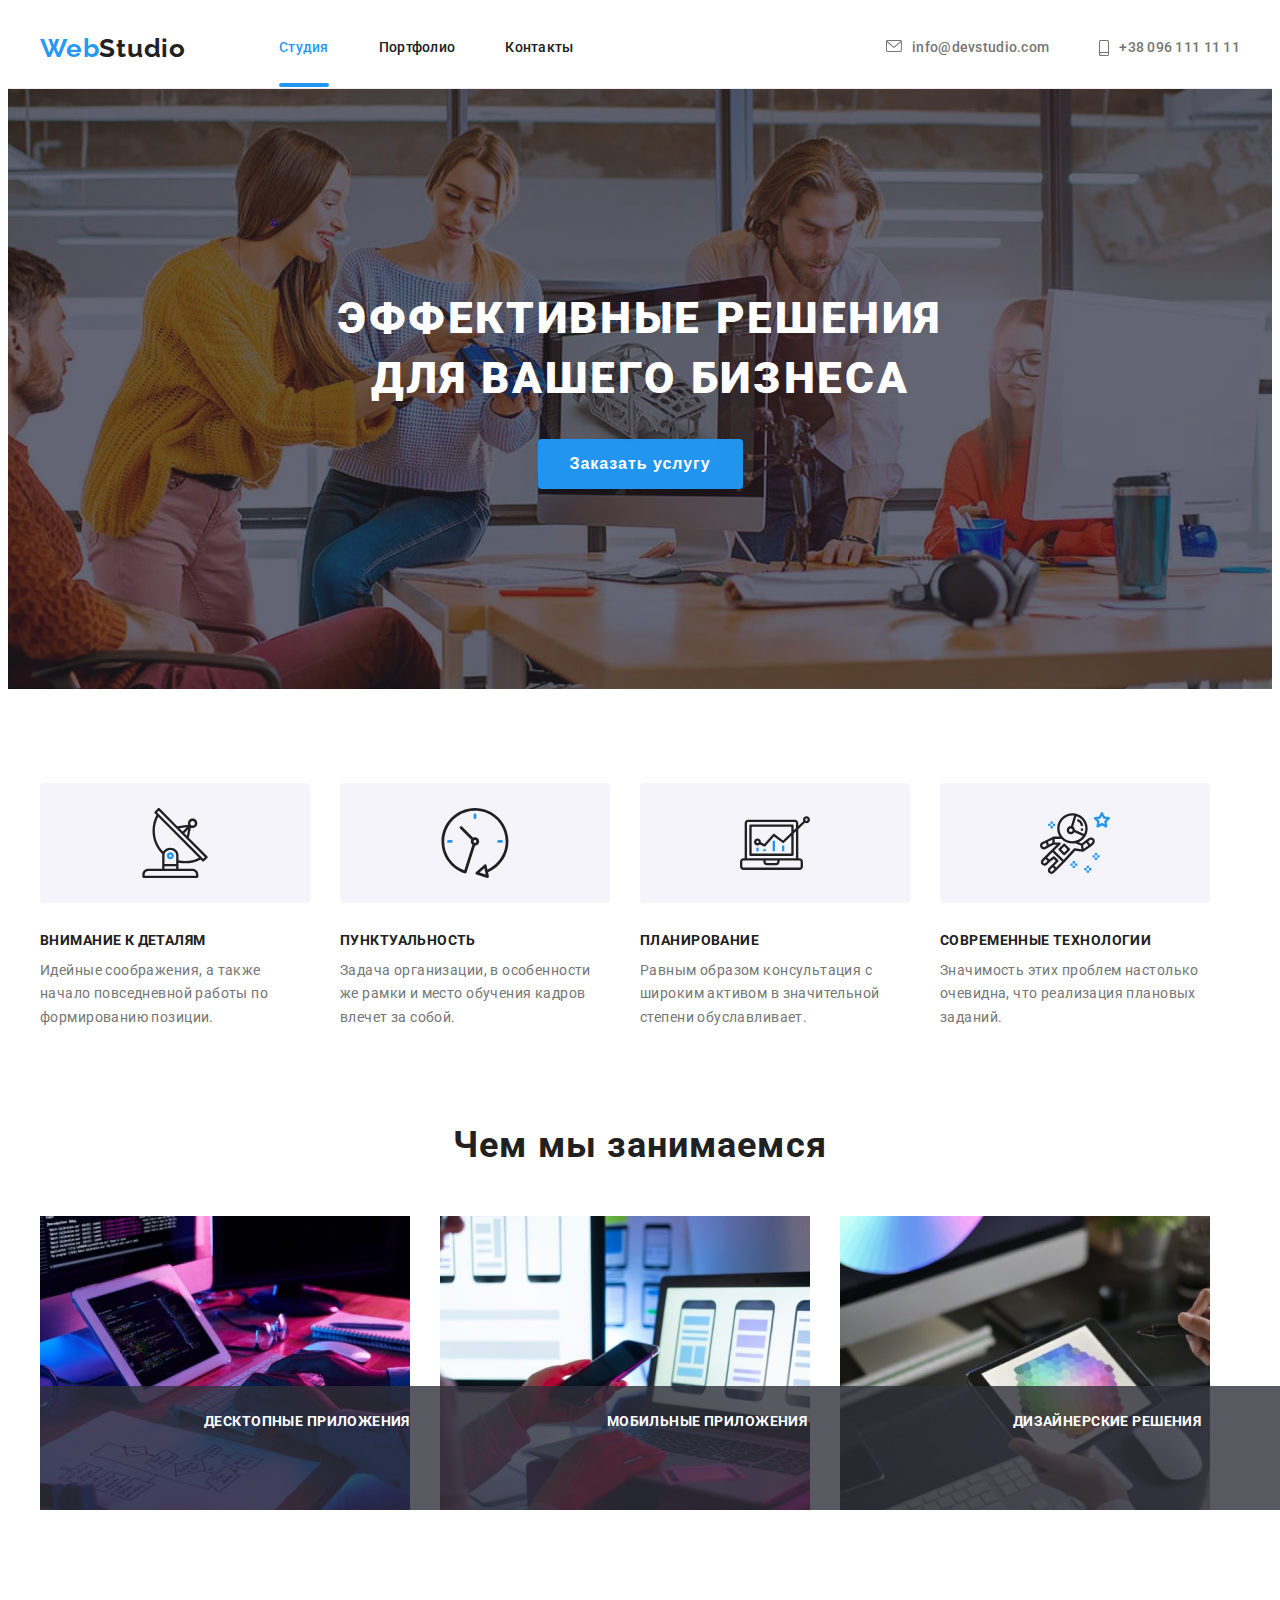
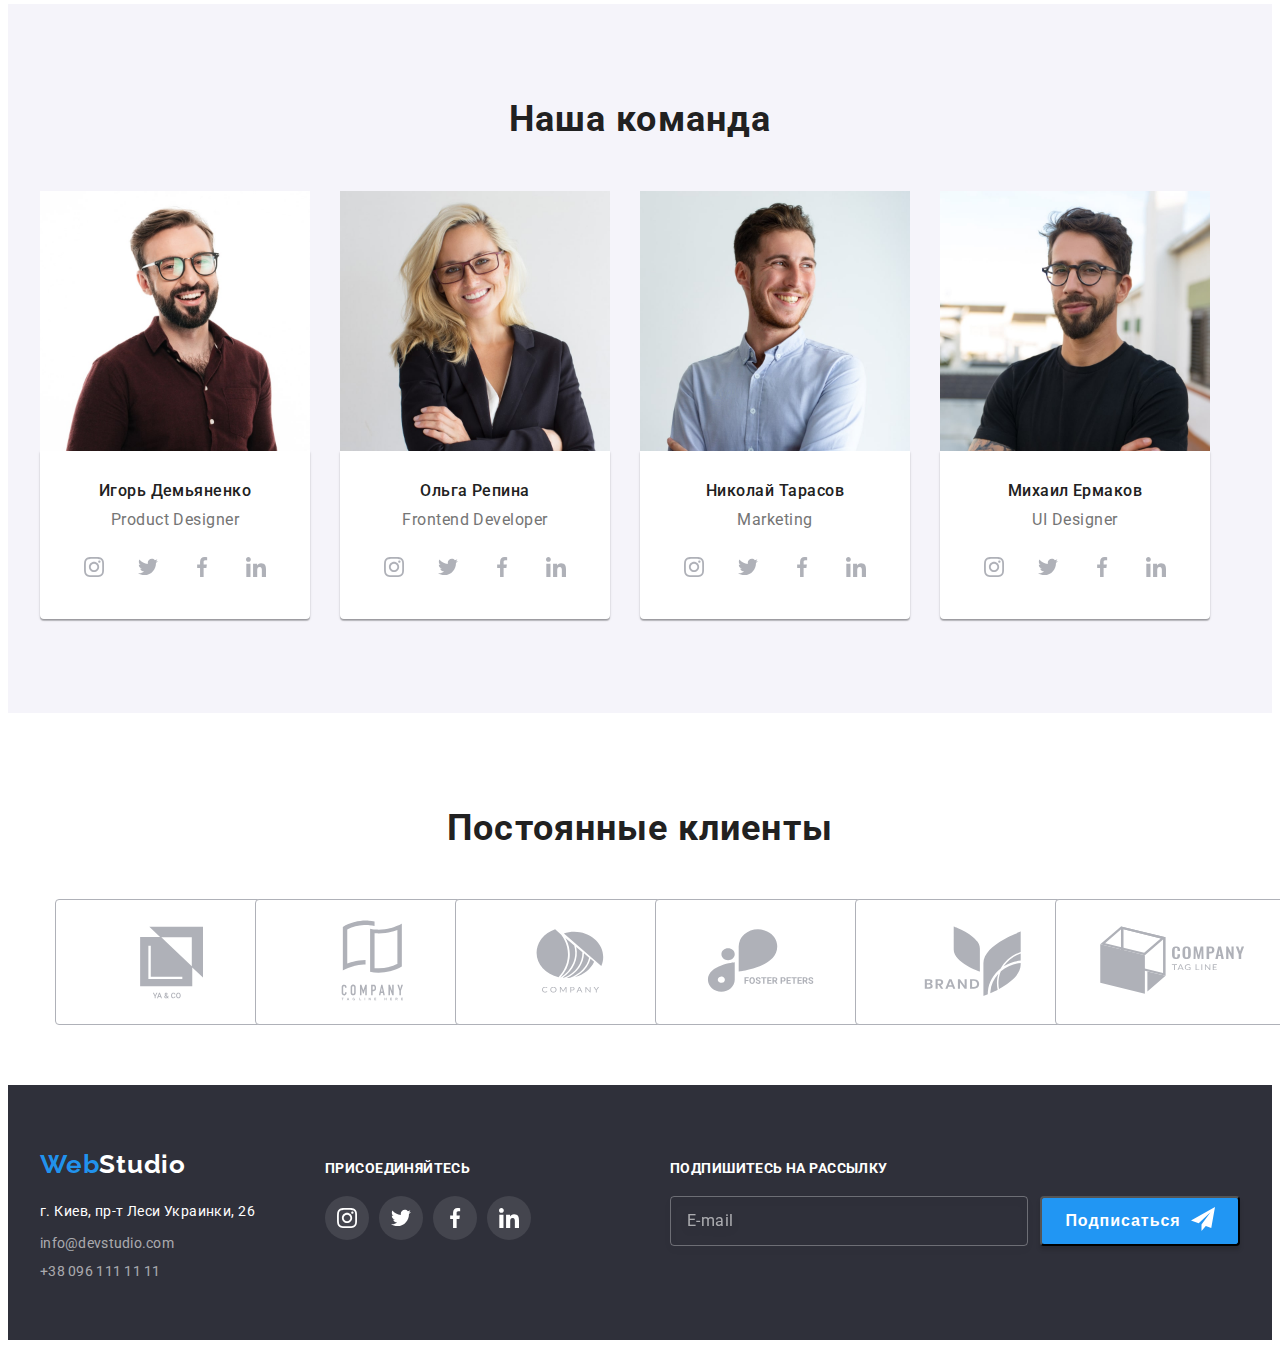
<file: index.html>
<!DOCTYPE html>
<html lang="ru">
  <head>
    <meta charset="UTF-8" />
    <meta http-equiv="X-UA-Compatible" content="IE=edge" />
    <meta name="viewport" content="width=device-width, initial-scale=1.0" />
    <link rel="preconnect" href="https://fonts.googleapis.com" />
    <link rel="preconnect" href="https://fonts.gstatic.com" crossorigin />
    <link
      href="https://fonts.googleapis.com/css2?family=Raleway:ital,wght@0,700;1,700&family=Roboto:ital,wght@0,400;0,500;0,700;0,900;1,400;1,500;1,700;1,900&display=swap"
      rel="stylesheet"
    />
    <link
      rel="stylesheet"
      href="https://cdnjs.cloudflare.com/ajax/libs/modern-normalize/1.1.0/modern-normalize.min.css"
      integrity="sha512-wpPYUAdjBVSE4KJnH1VR1HeZfpl1ub8YT/NKx4PuQ5NmX2tKuGu6U/JRp5y+Y8XG2tV+wKQpNHVUX03MfMFn9Q=="
      crossorigin="anonymous"
      referrerpolicy="no-referrer"
    />
    <link rel="stylesheet" href="./css/styles.css" />
    <title>WebStudio</title>
  </head>
  <body>
    <!-- HEADER -->
    <header class="header">
      <div class="container">
        <nav class="navigation">
          <a href="/" lang="en" class="logo"><span class="span-logo">Web</span>Studio</a>

          <ul class="header-list list">
            <li class="header-item">
              <a class="header-link link current" href="./index.html">Студия</a>
            </li>
            <li class="header-item">
              <a class="header-link link" href="./portfolio.html">Портфолио</a>
            </li>
            <li class="header-item">
              <a class="header-link link" href="">Контакты</a>
            </li>
          </ul>
        </nav>

        <ul class="header-mail-tel list">
          <li class="header-mail-tel-list">
            <a class="header-mail link" href="mailto:info@devstudio.com">
              <svg class="envelope" width="16" height="12">
                <use href="./images/sprite.svg#icon-envelope"></use>
              </svg>
              info@devstudio.com</a
            >
          </li>
          <li class="header-mail-tel-list">
            <a class="header-tel link" href="tel:+380961111111"
              ><svg class="smartphone" width="10" height="16">
                <use href="./images/sprite.svg#icon-smartphone"></use></svg
              >+38 096 111 11 11</a
            >
          </li>
        </ul>
      </div>
    </header>

    <!-- MAIN -->
    <main class="index-main">
      <section class="hero">
        <div class="container">
          <h1 class="hero-heading heading">Эффективные решения<br />для вашего бизнеса</h1>
          <button class="hero-btn" type="button" data-modal-open>Заказать услугу</button>
        </div>
      </section>

      <!-- BENEFITS -->

      <section class="benefits section">
        <div class="container">
          <h2 hidden>Скрытый заголовок</h2>
          <ul class="benefits-list list">
            <li class="benefits-item">
              <div class="icon-back">
                <svg class="benefits-icon" width="70" height="70">
                  <use href="./images/sprite.svg#icon-antenna"></use>
                </svg>
              </div>
              <h3 class="benefits-heading">Внимание к деталям</h3>
              <p class="benefits-text">
                Идейные соображения, а также начало повседневной работы по формированию позиции.
              </p>
            </li>
            <li class="benefits-item">
              <div class="icon-back">
                <svg class="benefits-icon" width="70" height="70">
                  <use href="./images/sprite.svg#icon-clock"></use>
                </svg>
              </div>
              <h3 class="benefits-heading">Пунктуальность</h3>
              <p class="benefits-text">
                Задача организации, в особенности же рамки и место обучения кадров влечет за собой.
              </p>
            </li>
            <li class="benefits-item">
              <div class="icon-back">
                <svg class="benefits-icon" width="70" height="70">
                  <use href="./images/sprite.svg#icon-diagram"></use>
                </svg>
              </div>
              <h3 class="benefits-heading">Планирование</h3>
              <p class="benefits-text">
                Равным образом консультация с широким активом в значительной степени обуславливает.
              </p>
            </li>
            <li class="benefits-item">
              <div class="icon-back">
                <svg class="benefits-icon" width="70" height="70">
                  <use href="./images/sprite.svg#icon-astronaut"></use>
                </svg>
              </div>
              <h3 class="benefits-heading">Современные технологии</h3>
              <p class="benefits-text">
                Значимость этих проблем настолько очевидна, что реализация плановых заданий.
              </p>
            </li>
          </ul>
        </div>
      </section>

      <!-- ACTIVITY -->

      <section class="activity section">
        <div class="container">
          <h2 class="activity-heading heading">Чем мы занимаемся</h2>
          <ul class="activity-list list">
            <li class="activity-item">
              <img
                class="activity-images"
                src="./images/photos/box1.jpg"
                alt="руки програмиста клавиатура и планшет"
                width="370"
                height="294"
              />
              <div class="activity-description">
                <p class="description-text">Десктопные приложения</p>
              </div>
            </li>
            <li class="activity-item">
              <img
                class="activity-images"
                src="./images/photos/box2.jpg"
                alt="руки дизайнера ноутбук и телефон в одной руке"
                width="370"
                height="294"
              />
              <div class="activity-description">
                <p class="description-text">Мобильные приложения</p>
              </div>
            </li>
            <li class="activity-item">
              <img
                class="activity-images"
                src="./images/photos/box3.jpg"
                alt="планшет в руках"
                width="370"
                height="294"
              />
              <div class="activity-description">
                <p class="description-text">Дизайнерские решения</p>
              </div>
            </li>
          </ul>
        </div>
      </section>

      <!-- TEAM -->

      <section class="team section">
        <div class="container">
          <h2 class="team-heading heading">Наша команда</h2>
          <ul class="team-list list">
            <li class="team-item">
              <img
                class="team-photo"
                src="./images/team-photos/img1.jpg"
                alt="фото сотрудника"
                width="270"
                height="260"
              />
              <div class="team-div">
                <h3 class="team-item-heading">Игорь Демьяненко</h3>
                <p class="team-item-text" lang="en">Product Designer</p>
                <ul class="team-socials socials list">
                  <li class="socials-item">
                    <a href="" class="socials-link link">
                      <svg class="socials-icon" width="20" height="20">
                        <use href="./images/sprite.svg#icon-instagram"></use>
                      </svg>
                    </a>
                  </li>
                  <li class="socials-item">
                    <a href="" class="socials-link">
                      <svg class="socials-icon" width="20" height="20">
                        <use href="./images/sprite.svg#icon-twitter"></use>
                      </svg>
                    </a>
                  </li>
                  <li class="socials-item">
                    <a href="" class="socials-link">
                      <svg class="socials-icon" width="20" height="20">
                        <use href="./images/sprite.svg#icon-facebook"></use>
                      </svg>
                    </a>
                  </li>
                  <li class="socials-item">
                    <a href="" class="socials-link">
                      <svg class="socials-icon" width="20" height="20">
                        <use href="./images/sprite.svg#icon-linkedin"></use>
                      </svg>
                    </a>
                  </li>
                </ul>
              </div>
            </li>
            <li class="team-item">
              <img
                class="team-photo"
                src="./images/team-photos/img2.jpg"
                alt="фото сотрудника"
                width="270"
                height="260"
              />
              <div class="team-div">
                <h3 class="team-item-heading">Ольга Репина</h3>
                <p class="team-item-text" lang="en">Frontend Developer</p>
                <ul class="team-socials socials list">
                  <li class="socials-item">
                    <a href="" class="socials-link link">
                      <svg class="socials-icon" width="20" height="20">
                        <use href="./images/sprite.svg#icon-instagram"></use>
                      </svg>
                    </a>
                  </li>
                  <li class="socials-item">
                    <a href="" class="socials-link">
                      <svg class="socials-icon" width="20" height="20">
                        <use href="./images/sprite.svg#icon-twitter"></use>
                      </svg>
                    </a>
                  </li>
                  <li class="socials-item">
                    <a href="" class="socials-link">
                      <svg class="socials-icon" width="20" height="20">
                        <use href="./images/sprite.svg#icon-facebook"></use>
                      </svg>
                    </a>
                  </li>
                  <li class="socials-item">
                    <a href="" class="socials-link">
                      <svg class="socials-icon" width="20" height="20">
                        <use href="./images/sprite.svg#icon-linkedin"></use>
                      </svg>
                    </a>
                  </li>
                </ul>
              </div>
            </li>
            <li class="team-item">
              <img
                class="team-photo"
                src="./images/team-photos/img3.jpg"
                alt="фото сотрудника"
                width="270"
                height="260"
              />
              <div class="team-div">
                <h3 class="team-item-heading">Николай Тарасов</h3>
                <p class="team-item-text" lang="en">Marketing</p>
                <ul class="team-socials socials list">
                  <li class="socials-item">
                    <a href="" class="socials-link link">
                      <svg class="socials-icon" width="20" height="20">
                        <use href="./images/sprite.svg#icon-instagram"></use>
                      </svg>
                    </a>
                  </li>
                  <li class="socials-item">
                    <a href="" class="socials-link">
                      <svg class="socials-icon" width="20" height="20">
                        <use href="./images/sprite.svg#icon-twitter"></use>
                      </svg>
                    </a>
                  </li>
                  <li class="socials-item">
                    <a href="" class="socials-link">
                      <svg class="socials-icon" width="20" height="20">
                        <use href="./images/sprite.svg#icon-facebook"></use>
                      </svg>
                    </a>
                  </li>
                  <li class="socials-item">
                    <a href="" class="socials-link">
                      <svg class="socials-icon" width="20" height="20">
                        <use href="./images/sprite.svg#icon-linkedin"></use>
                      </svg>
                    </a>
                  </li>
                </ul>
              </div>
            </li>
            <li class="team-item">
              <img
                class="team-photo"
                src="./images/team-photos/img4.jpg"
                alt="фото сотрудника"
                width="270"
                height="260"
              />
              <div class="team-div">
                <h3 class="team-item-heading">Михаил Ермаков</h3>
                <p class="team-item-text" lang="en">UI Designer</p>
                <ul class="team-socials socials list">
                  <li class="socials-item">
                    <a href="" class="socials-link link">
                      <svg class="socials-icon" width="20" height="20">
                        <use href="./images/sprite.svg#icon-instagram"></use>
                      </svg>
                    </a>
                  </li>
                  <li class="socials-item">
                    <a href="" class="socials-link">
                      <svg class="socials-icon" width="20" height="20">
                        <use href="./images/sprite.svg#icon-twitter"></use>
                      </svg>
                    </a>
                  </li>
                  <li class="socials-item">
                    <a href="" class="socials-link">
                      <svg class="socials-icon" width="20" height="20">
                        <use href="./images/sprite.svg#icon-facebook"></use>
                      </svg>
                    </a>
                  </li>
                  <li class="socials-item">
                    <a href="" class="socials-link">
                      <svg class="socials-icon" width="20" height="20">
                        <use href="./images/sprite.svg#icon-linkedin"></use>
                      </svg>
                    </a>
                  </li>
                </ul>
              </div>
            </li>
          </ul>
        </div>
      </section>

      <!-- CLIENTS -->

      <section class="clients section">
        <div class="container">
          <h2 class="clients-heading heading">Постоянные клиенты</h2>
          <ul class="clients-list list">
            <li class="clients-item">
              <a href="" class="clients-link link">
                <svg class="clients-icon" width="106" height="60">
                  <use href="./images/sprite.svg#icon-logo-six"></use>
                </svg>
              </a>
            </li>
            <li class="clients-item">
              <a href="" class="clients-link link">
                <svg class="clients-icon" width="106" height="60">
                  <use href="./images/sprite.svg#icon-logo-one"></use>
                </svg>
              </a>
            </li>
            <li class="clients-item">
              <a href="" class="clients-link link">
                <svg class="clients-icon" width="106" height="60">
                  <use href="./images/sprite.svg#icon-logo-two"></use>
                </svg>
              </a>
            </li>
            <li class="clients-item">
              <a href="" class="clients-link link">
                <svg class="clients-icon" width="106" height="60">
                  <use href="./images/sprite.svg#icon-logo-three"></use>
                </svg>
              </a>
            </li>
            <li class="clients-item">
              <a href="" class="clients-link link">
                <svg class="clients-icon" width="106" height="60">
                  <use href="./images/sprite.svg#icon-logo-four"></use>
                </svg>
              </a>
            </li>
            <li class="clients-item">
              <a href="" class="clients-link link">
                <svg class="clients-icon" width="106" height="60">
                  <use href="./images/sprite.svg#icon-logo-five"></use>
                </svg>
              </a>
            </li>
          </ul>
        </div>
      </section>
    </main>

    <!-- FOOTER -->
    <footer class="footer">
      <div class="container">
        <div class="footer-left">
          <a href="/" lang="en" class="footer-logo logo"
            ><span class="span-logo">Web</span>Studio</a
          >
          <address class="footer-address link">
            <a class="map link" href="">г. Киев, пр-т Леси Украинки, 26</a>
            <ul class="footer-mail-tel list">
              <li class="footer-item">
                <a class="footer-mail link" href="mailto:info@devstudio.com">info@devstudio.com</a>
              </li>
              <li class="footer-item">
                <a class="footer-tel link" href="tel:+380961111111">+38 096 111 11 11</a>
              </li>
            </ul>
          </address>
        </div>

        <div class="footer-right">
          <h3 class="footer-heading">присоединяйтесь</h3>
          <ul class="footer-socials list">
            <li class="footer-socials-item">
              <a href="" class="footer-socials-link link">
                <svg class="footer-socials-icon" width="20" height="20">
                  <use href="./images/sprite.svg#icon-instagram"></use>
                </svg>
              </a>
            </li>
            <li class="footer-socials-item">
              <a href="" class="footer-socials-link">
                <svg class="footer-socials-icon" width="20" height="20">
                  <use href="./images/sprite.svg#icon-twitter"></use>
                </svg>
              </a>
            </li>
            <li class="footer-socials-item">
              <a href="" class="footer-socials-link">
                <svg class="footer-socials-icon" width="20" height="20">
                  <use href="./images/sprite.svg#icon-facebook"></use>
                </svg>
              </a>
            </li>
            <li class="footer-socials-item">
              <a href="" class="footer-socials-link">
                <svg class="footer-socials-icon" width="20" height="20">
                  <use href="./images/sprite.svg#icon-linkedin"></use>
                </svg>
              </a>
            </li>
          </ul>
        </div>
        <div class="mailing">
          <b class="mailing-heading">Подпишитесь на рассылку</b>
          <form action="#" class="footer-form">
            <input
              type="email"
              id="email"
              class="mailing-input"
              name="input-email"
              placeholder="E-mail"
            />
            <button class="mailing-btn" type="submit">
              Подписаться
              <span class="mailing-wrap">
                <svg class="icon-send" width="24" height="24">
                  <use href="./images/sprite.svg#icon-icon-send"></use>
                </svg>
              </span>
            </button>
          </form>
        </div>
      </div>
    </footer>

    <!-- MODAL WINDOW -->
    <div class="backdrop is-hidden" data-modal>
      <div class="modal">
        <button class="modal-btn" data-modal-close>
          <svg class="modal-btn-icon" width="18" height="18">
            <use href="./images/sprite.svg#icon-close-black-18dp"></use>
          </svg>
        </button>
        <b class="modal-heading">Оставьте свои данные, мы вам перезвоним</b>
        <form action="#" class="modal-form">
          <div class="modal-form-field">
            <label for="input-name" class="modal-lable">Имя</label>
            <span class="input-wrap">
              <input type="text" id="input-name" class="modal-form-input" name="modal-name" />
              <svg class="modal-form-icon" width="18" height="18">
                <use href="./images/sprite.svg#icon-person"></use>
              </svg>
            </span>
          </div>
          <div class="modal-form-field">
            <label for="input-tel" class="modal-lable">Телефон</label>
            <span class="input-wrap">
              <input type="tel" id="input-tel" class="modal-form-input" name="modal-name" />
              <svg class="modal-form-icon" width="18" height="18">
                <use href="./images/sprite.svg#icon-phone"></use>
              </svg>
            </span>
          </div>
          <div class="modal-form-field">
            <label for="input-email" class="modal-lable">Почта</label>
            <span class="input-wrap">
              <input type="email" id="input-email" class="modal-form-input" name="modal-name" />
              <svg class="modal-form-icon" width="18" height="18">
                <use href="./images/sprite.svg#icon-email"></use>
              </svg>
            </span>
          </div>
          <div class="modal-form-field">
            <label for="comment" class="modal-lable">Комментарий</label>
            <textarea
              name="modal-comments"
              id="comment"
              class="modal-comments"
              placeholder="Введите текст"
            ></textarea>
          </div>
          <div class="modal-check-field">
            <input type="checkbox" id="check" name="policy" class="visually-hidden checkbox" />
            <label for="check" class="check-label"
              ><span class="icon-check">
                <svg class="modal-check-icon" width="11" height="8">
                  <use href="./images/sprite.svg#icon-vector"></use>
                </svg> </span
              >Соглашаюсь с рассылкой и принимаю
              <a class="modal-link" href="">Условия договора</a></label
            >
          </div>
          <button class="check-btn" type="submit">Отправить</button>
        </form>
      </div>
    </div>

    <script src="./js/modal.js"></script>
  </body>
</html>
</file>
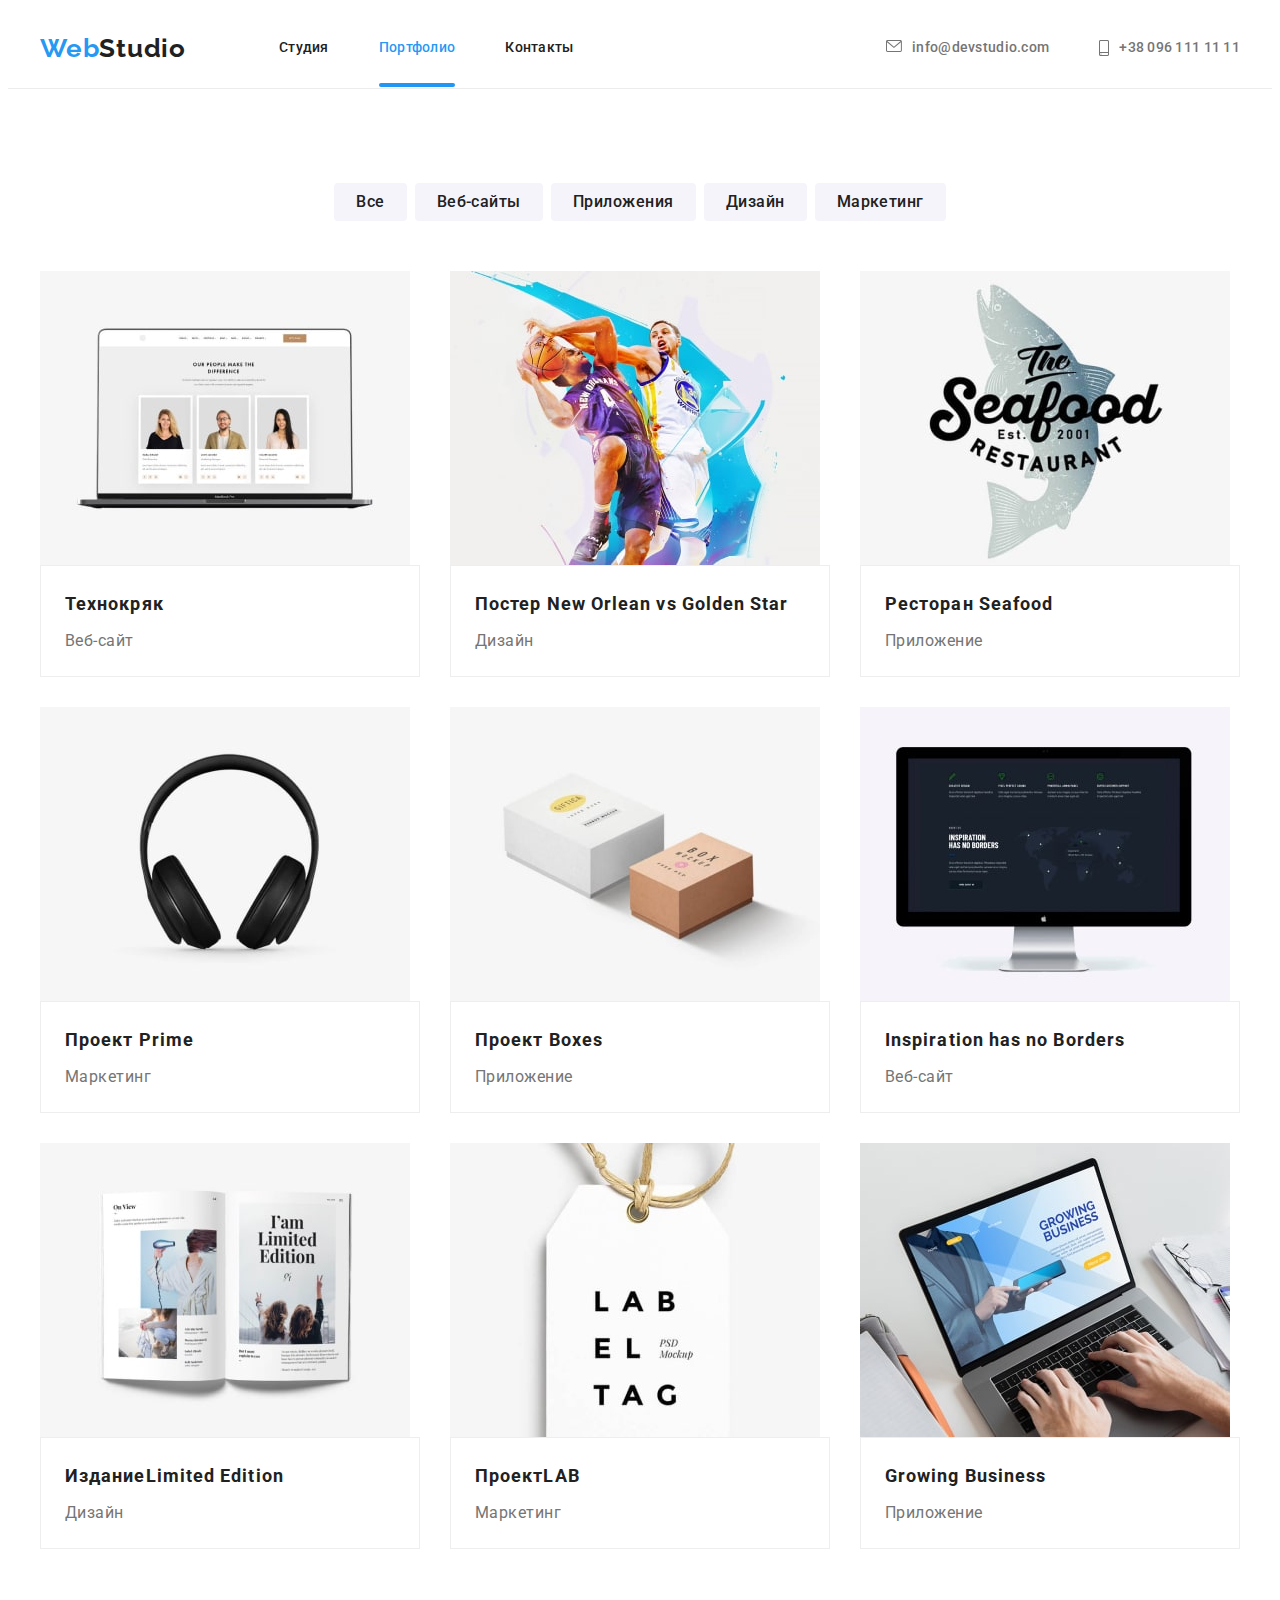
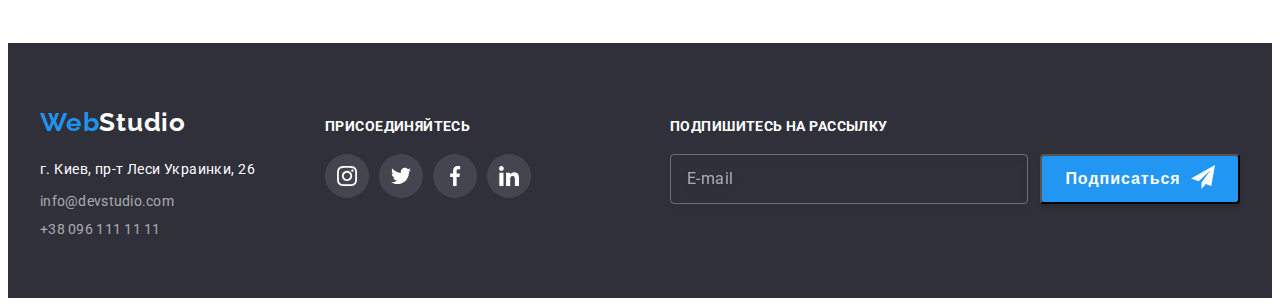
<file: portfolio.html>
<!DOCTYPE html>
<html lang="ru">
  <head>
    <meta charset="UTF-8" />
    <meta http-equiv="X-UA-Compatible" content="IE=edge" />
    <meta name="viewport" content="width=device-width, initial-scale=1.0" />
    <link rel="preconnect" href="https://fonts.googleapis.com" />
    <link rel="preconnect" href="https://fonts.gstatic.com" crossorigin />
    <link
      href="https://fonts.googleapis.com/css2?family=Raleway:ital,wght@0,700;1,700&family=Roboto:ital,wght@0,400;0,500;0,700;0,900;1,400;1,500;1,700;1,900&display=swap"
      rel="stylesheet"
    />
    <link
      rel="stylesheet"
      href="https://cdnjs.cloudflare.com/ajax/libs/modern-normalize/1.1.0/modern-normalize.min.css"
      integrity="sha512-wpPYUAdjBVSE4KJnH1VR1HeZfpl1ub8YT/NKx4PuQ5NmX2tKuGu6U/JRp5y+Y8XG2tV+wKQpNHVUX03MfMFn9Q=="
      crossorigin="anonymous"
      referrerpolicy="no-referrer"
    />
    <link rel="stylesheet" href="./css/styles.css" />
    <title>Portfolio</title>
  </head>
  <body>
    <!-- HEADER -->
    <header class="header">
      <div class="container">
        <a href="/" lang="en" class="logo"><span class="span-logo">Web</span>Studio</a>
        <nav class="header-nav">
          <ul class="header-list list">
            <li class="header-item">
              <a class="header-link link" href="./index.html">Студия</a>
            </li>
            <li class="header-item">
              <a class="header-link link current" href="./portfolio.html">Портфолио</a>
            </li>
            <li class="header-item">
              <a class="header-link link" href="">Контакты</a>
            </li>
          </ul>
        </nav>
        <ul class="header-mail-tel list">
          <li class="header-mail-tel-list">
            <a class="header-mail link" href="mailto:info@devstudio.com"
              ><svg class="envelope" width="16" height="12">
                <use href="./images/sprite.svg#icon-envelope"></use></svg
              >info@devstudio.com</a
            >
          </li>
          <li class="header-mail-tel-list">
            <a class="header-tel link" href="tel:+380961111111"
              ><svg class="smartphone" width="10" height="16">
                <use href="./images/sprite.svg#icon-smartphone"></use></svg
              >+38 096 111 11 11</a
            >
          </li>
        </ul>
      </div>
    </header>

    <!-- MAIN -->
    <main class="portfolio">
      <section class="portfolio-section section">
        <div class="container">
          <h1 hidden>Portfolio</h1>
          <ul class="filters-list list">
            <li class="filters-item">
              <button class="btn" type="button">Все</button>
            </li>
            <li class="filters-item">
              <button class="btn" type="button">Веб-сайты</button>
            </li>
            <li class="filters-item">
              <button class="btn" type="button">Приложения</button>
            </li>
            <li class="filters-item">
              <button class="btn" type="button">Дизайн</button>
            </li>
            <li class="filters-item">
              <button class="btn" type="button">Маркетинг</button>
            </li>
          </ul>

          <!-- gallery -->
          <ul class="projects-list list">
            <li class="projects-item">
              <a class="projects-link link" href="">
                <div class="projects-overlay">
                  <img src="./images/portfolio-images/img-1-min.jpg" alt="ноутбук" />
                  <p class="projects-description">
                    Технокряк это современная площадка распространения коронавируса. Компании
                    используют эту платформу для цифрового шпионажа и атак на защищённые сервера
                    конкурентов.
                  </p>
                </div>
                <div class="projects-content">
                  <h2 class="projects-heading">Технокряк</h2>
                  <p class="projects-text">Веб-сайт</p>
                </div>
              </a>
            </li>

            <li class="projects-item">
              <a class="projects-link link" href="">
                <div class="projects-overlay">
                  <img src="./images/portfolio-images/img-2-min.jpg" alt="баскетболисты" />
                  <p class="projects-description">
                    Технокряк это современная площадка распространения коронавируса. Компании
                    используют эту платформу для цифрового шпионажа и атак на защищённые сервера
                    конкурентов.
                  </p>
                </div>
                <div class="projects-content">
                  <h2 class="projects-heading">
                    Постер <span lang="en">New Orlean vs Golden Star</span>
                  </h2>
                  <p class="projects-text">Дизайн</p>
                </div>
              </a>
            </li>

            <li class="projects-item">
              <a class="projects-link link" href="">
                <div class="projects-overlay">
                  <img src="./images/portfolio-images/img-3-min.jpg" alt="эмблема ресторана" />
                  <p class="projects-description">
                    Технокряк это современная площадка распространения коронавируса. Компании
                    используют эту платформу для цифрового шпионажа и атак на защищённые сервера
                    конкурентов.
                  </p>
                </div>
                <div class="projects-content">
                  <h2 class="projects-heading">Ресторан <span lang="en">Seafood</span></h2>
                  <p class="projects-text">Приложение</p>
                </div>
              </a>
            </li>

            <li class="projects-item">
              <a class="projects-link link" href="">
                <div class="projects-overlay">
                  <img src="./images/portfolio-images/img-4-min.jpg" alt="наушники" />
                  <p class="projects-description">
                    Технокряк это современная площадка распространения коронавируса. Компании
                    используют эту платформу для цифрового шпионажа и атак на защищённые сервера
                    конкурентов.
                  </p>
                </div>
                <div class="projects-content">
                  <h2 class="projects-heading">Проект <span lang="en">Prime</span></h2>
                  <p class="projects-text">Маркетинг</p>
                </div>
              </a>
            </li>

            <li class="projects-item">
              <a class="projects-link link" href=""
                ><div class="projects-overlay">
                  <img src="./images/portfolio-images/img-5-min.jpg" alt="мдве коробки" />
                  <p class="projects-description">
                    Технокряк это современная площадка распространения коронавируса. Компании
                    используют эту платформу для цифрового шпионажа и атак на защищённые сервера
                    конкурентов.
                  </p>
                </div>
                <div class="projects-content">
                  <h2 class="projects-heading">Проект <span lang="en">Boxes</span></h2>
                  <p class="projects-text">Приложение</p>
                </div>
              </a>
            </li>

            <li class="projects-item">
              <a class="projects-link link" href=""
                ><div class="projects-overlay">
                  <img src="./images/portfolio-images/img-6-min.jpg" alt="монитор компьютера" />
                  <p class="projects-description">
                    Технокряк это современная площадка распространения коронавируса. Компании
                    используют эту платформу для цифрового шпионажа и атак на защищённые сервера
                    конкурентов.
                  </p>
                </div>
                <div class="projects-content">
                  <h2 class="projects-heading" lang="en">Inspiration has no Borders</h2>
                  <p class="projects-text">Веб-сайт</p>
                </div>
              </a>
            </li>

            <li class="projects-item">
              <a class="projects-link link" href=""
                ><div class="projects-overlay">
                  <img src="./images/portfolio-images/img-7-min.jpg" alt="журнал" />
                  <p class="projects-description">
                    Технокряк это современная площадка распространения коронавируса. Компании
                    используют эту платформу для цифрового шпионажа и атак на защищённые сервера
                    конкурентов.
                  </p>
                </div>
                <div class="projects-content">
                  <h2 class="projects-heading">Издание<span lang="en">Limited Edition</span></h2>
                  <p class="projects-text">Дизайн</p>
                </div>
              </a>
            </li>

            <li class="projects-item">
              <a class="projects-link link" href="">
                <div class="projects-overlay">
                  <img src="./images/portfolio-images/img-8-min.jpg" alt="лейба" />
                  <p class="projects-description">
                    Технокряк это современная площадка распространения коронавируса. Компании
                    используют эту платформу для цифрового шпионажа и атак на защищённые сервера
                    конкурентов.
                  </p>
                </div>
                <div class="projects-content">
                  <h2 class="projects-heading">Проект<span lang="en">LAB</span></h2>
                  <p class="projects-text">Маркетинг</p>
                </div>
              </a>
            </li>

            <li class="projects-item">
              <a class="projects-link link" href=""
                ><div class="projects-overlay">
                  <img
                    src="./images/portfolio-images/img-9-min.jpg"
                    alt="ноутбук с руками на клавиатуре"
                  />
                  <p class="projects-description">
                    Технокряк это современная площадка распространения коронавируса. Компании
                    используют эту платформу для цифрового шпионажа и атак на защищённые сервера
                    конкурентов.
                  </p>
                </div>
                <div class="projects-content">
                  <h2 class="projects-heading" lang="en">Growing Business</h2>
                  <p class="projects-text">Приложение</p>
                </div>
              </a>
            </li>
          </ul>
        </div>
      </section>
    </main>

    <!-- FOOTER -->
    <footer class="footer">
      <div class="container">
        <div class="footer-left">
          <a href="/" lang="en" class="footer-logo logo"
            ><span class="span-logo">Web</span>Studio</a
          >
          <address class="footer-address link">
            <a class="map link" href="">г. Киев, пр-т Леси Украинки, 26</a>
            <ul class="footer-mail-tel list">
              <li class="footer-item">
                <a class="footer-mail link" href="mailto:info@devstudio.com">info@devstudio.com</a>
              </li>
              <li class="footer-item">
                <a class="footer-tel link" href="tel:+380961111111">+38 096 111 11 11</a>
              </li>
            </ul>
          </address>
        </div>

        <div class="footer-right">
          <h3 class="footer-heading">присоединяйтесь</h3>
          <ul class="footer-socials list">
            <li class="footer-socials-item">
              <a href="" class="footer-socials-link link">
                <svg class="footer-socials-icon" width="20" height="20">
                  <use href="./images/sprite.svg#icon-instagram"></use>
                </svg>
              </a>
            </li>
            <li class="footer-socials-item">
              <a href="" class="footer-socials-link">
                <svg class="footer-socials-icon" width="20" height="20">
                  <use href="./images/sprite.svg#icon-twitter"></use>
                </svg>
              </a>
            </li>
            <li class="footer-socials-item">
              <a href="" class="footer-socials-link">
                <svg class="footer-socials-icon" width="20" height="20">
                  <use href="./images/sprite.svg#icon-facebook"></use>
                </svg>
              </a>
            </li>
            <li class="footer-socials-item">
              <a href="" class="footer-socials-link">
                <svg class="footer-socials-icon" width="20" height="20">
                  <use href="./images/sprite.svg#icon-linkedin"></use>
                </svg>
              </a>
            </li>
          </ul>
        </div>
        <div class="mailing">
          <b class="mailing-heading">Подпишитесь на рассылку</b>
          <form action="#" class="footer-form">
            <input
              type="email"
              id="email"
              class="mailing-input"
              name="input-email"
              placeholder="E-mail"
            />
            <button class="mailing-btn" type="submit">
              Подписаться
              <span class="mailing-wrap">
                <svg class="icon-send" width="24" height="24">
                  <use href="./images/sprite.svg#icon-icon-send"></use>
                </svg>
              </span>
            </button>
          </form>
        </div>
      </div>
    </footer>
  </body>
</html>
</file>
<file: css/styles.css>
/* --------------var--------------- */

:root {
  --primary-text-color: #212121;
  --secondary-text-color: #757575;
  --accent-color: #2196f3fb;
  --primary-white-color: #ffffff;
  --primary-link-color: #afb1b8;
  --projects-list-gap: 30px;
}

body {
  font-family: 'Roboto', sans-serif;
  color: var(--primary-text-color);
}

h1,
h2,
h3,
h4,
h5,
h6,
p {
  margin: 0;
}

ul {
  margin-top: 0;
  margin-bottom: 0;
  padding-left: 0;
}

img {
  display: block;
  max-width: 100%;
  height: auto;
}

.logo {
  font-family: Raleway;
  font-weight: 700;
  font-size: 26px;
  line-height: 1.19;
  text-decoration: none;
  letter-spacing: 0.03em;
  color: var(--primary-text-color);
}

.span-logo {
  color: var(--accent-color);
}

.list {
  list-style-type: none;
}

.link {
  text-decoration: none;
  color: var(--primary-text-color);
  transition: color 250ms cubic-bezier(0.4, 0, 0.2, 1);
}

.link:hover,
.link:focus {
  color: var(--accent-color);
}

.btn {
  cursor: pointer;
  border: none;
  padding: 6px 22px;
  border-radius: 4px;
  background-color: #f5f4fa;
  font-family: Roboto;
  font-weight: 500;
  font-size: 16px;
  line-height: 1.62;

  text-align: center;
  letter-spacing: 0.03em;

  color: #212121;

  transition: color 250ms cubic-bezier(0.4, 0, 0.2, 1),
    background-color 250ms cubic-bezier(0.4, 0, 0.2, 1);
}

.btn:hover,
.btn:focus {
  background-color: var(--accent-color);
  color: var(--primary-white-color);
}

.heading {
  text-align: center;
}

.section {
  padding-top: 94px;
  padding-bottom: 94px;
}

.container {
  width: 1200px;
  padding-left: 15px;
  padding-right: 15px;
  margin: 0 auto;
}

/* ----------------index.html---------------------- */

/* ---------------header------------------------- */
.header {
  background-color: var(--primary-white-color);
  border-bottom: 1px solid #ececec;
}

.header .container {
  display: flex;
  align-items: center;
}

.navigation {
  display: flex;
  align-items: center;
}

.header-list {
  display: flex;
  margin-left: 93px;
}

.header-item {
  padding-top: 32px;
  padding-bottom: 32px;

  font-weight: 500;
  font-size: 14px;
  line-height: 1.14;
  letter-spacing: 0.02em;
}

.header-item:not(:last-child) {
  margin-right: 50px;
}

.header-link {
  padding-top: 32px;
  padding-bottom: 32px;
  position: relative;
}

.current {
  color: var(--accent-color);
}

.current::after {
  content: '';
  display: block;
  background: #2196f3;
  height: 4px;
  border-radius: 2px;
  bottom: 0;
  width: 100%;
  position: absolute;
}

.header-mail,
.header-tel {
  padding-top: 32px;
  padding-bottom: 32px;

  display: flex;
  transition: color 250ms cubic-bezier(0.4, 0, 0.2, 1);

  color: var(--secondary-text-color);
  font-weight: 500;
  font-size: 14px;
  line-height: 1.14;
  letter-spacing: 0.02em;
}

.header-mail-tel {
  display: flex;
  margin-left: auto;
  align-items: center;
}

.header-mail-tel .header-mail-tel-list + .header-mail-tel-list {
  margin-left: 50px;
}

.header-mail::before {
  content: '';
  fill: var(--secondary-text-color);
}

.envelope {
  margin-right: 10px;
  fill: var(--secondary-text-color);
  transition: fill 250ms cubic-bezier(0.4, 0, 0.2, 1);
}

.header-mail:hover .envelope,
.header-mail:focus .envelope {
  fill: var(--accent-color);
}

.smartphone {
  margin-right: 10px;
  fill: var(--secondary-text-color);
  transition: fill 250ms cubic-bezier(0.4, 0, 0.2, 1);
}

.header-tel:hover .smartphone,
.header-tel:focus .smartphone {
  fill: var(--accent-color);
}

/* --------------HERO------------------ */
.hero {
  background-color: #2f303a;
  text-align: center;
  padding-top: 200px;
  padding-bottom: 200px;
  background-image: linear-gradient(rgba(47, 48, 58, 0.4), rgba(47, 48, 58, 0.4)),
    url(../images/img-min.jpg);
  max-width: 1600px;
  margin-left: auto;
  margin-right: auto;
  background-repeat: no-repeat;
  background-position: center;
  background-size: cover;
}

.hero-heading {
  margin-bottom: 30px;

  font-family: Roboto;
  font-weight: 900;
  font-size: 44px;
  line-height: 1.36;
  letter-spacing: 0.06em;
  text-transform: uppercase;
  color: var(--primary-white-color);
}

.hero-btn {
  padding: 10px 32px;
  font-weight: 700;
  font-size: 16px;
  line-height: 1.87;
  letter-spacing: 0.06em;
  background-color: var(--accent-color);
  color: var(--primary-white-color);
  border-radius: 4px;
  border: hidden;
  cursor: pointer;
}

/* ------------------main--------------------- */
/* ------------------BENEFITS------------------ */
.benefits {
  padding-bottom: 0;
}

.benefits-list {
  display: flex;
}

.benefits-item {
  width: 270px;
}

.benefits-item:not(:last-child) {
  margin-right: 30px;
}

.icon-back {
  display: flex;
  align-items: center;
  justify-content: center;
  background-color: #f5f4fa;
  height: 120px;
  width: 100%;
  border-radius: 4px;
  margin-bottom: 30px;
}

.benefits-heading {
  margin-bottom: 10px;

  font-weight: 700;
  font-size: 14px;
  line-height: 1.14;
  letter-spacing: 0.03em;
  text-transform: uppercase;
}

.benefits-text {
  font-size: 14px;
  line-height: 1.71;
  letter-spacing: 0.03em;
  color: var(--secondary-text-color);
}

/* -------------------ACTIVITY---------------- */
.activity-heading {
  margin-bottom: 50px;

  font-weight: 700;
  font-size: 36px;
  line-height: 1.17;
  letter-spacing: 0.03em;
}

.activity-list {
  display: flex;
}

.activity-item:not(:last-child) {
  margin-right: 30px;
}

.activity-item {
  position: relative;
}

.activity-description {
  font-family: Roboto;
  font-weight: 700;
  font-size: 14px;
  line-height: calc(16 / 14);
  text-align: center;
  letter-spacing: 0.03em;
  text-transform: uppercase;

  color: var(--primary-white-color);

  position: absolute;
  bottom: 0;
  width: 100%;
  height: 70px;
  background: rgba(47, 48, 58, 0.8);
  padding: 27px 82px;
}
/* -------------------TEAM---------------- */
.team {
  background-color: #f5f4fa;
}

.team-heading {
  margin-bottom: 50px;

  font-weight: 700;
  font-size: 36px;
  line-height: 1.17;
  letter-spacing: 0.03em;
}

.team-list {
  display: flex;
}

.team-list .team-item + .team-item {
  margin-left: 30px;
}

.team-div {
  background-color: #ffffff;
  padding-top: 30px;
  padding-bottom: 30px;
  text-align: center;
  border-bottom: 1px;
  box-shadow: 0px 1px 3px rgba(0, 0, 0, 0.12), 0px 1px 1px rgba(0, 0, 0, 0.14),
    0px 2px 1px rgba(0, 0, 0, 0.2);
  border-radius: 0 0 4px 4px;
}

.team-item-heading {
  margin-bottom: 10px;
  font-weight: 500;
  font-size: 16px;
  line-height: 1.19;
  letter-spacing: 0.03em;
}

.team-item-text {
  font-size: 16px;
  line-height: 1.19;
  letter-spacing: 0.03em;
  color: var(--secondary-text-color);
  margin-bottom: 16px;
}

.team-socials {
  display: flex;
  justify-content: center;
}

.socials-item {
  width: 44px;
  height: 44px;
}

.socials-item:not(:last-child) {
  margin-right: 10px;
}

.socials-link {
  width: 100%;
  height: 100%;
  display: flex;
  align-items: center;
  justify-content: center;
  border-radius: 50%;
  background-color: var(--primary-white-color);
  transition: background-color 250ms cubic-bezier(0.4, 0, 0.2, 1);
}

.socials-icon {
  fill: var(--primary-link-color);
  transition: fill 250ms cubic-bezier(0.4, 0, 0.2, 1);
}

.socials-link:hover,
.socials-link:focus {
  background-color: var(--accent-color);
}

.socials-link:hover .socials-icon,
.socials-link:focus .socials-icon {
  fill: var(--primary-white-color);
}

/* --------------CLIENTS---------------- */

.clients-heading {
  margin-bottom: 50px;

  font-family: Roboto;

  font-weight: 700;
  font-size: 36px;
  line-height: 1.17;
  text-align: center;
  letter-spacing: 0.03em;

  color: var(--primary-text-color);
}

.clients-list {
  display: flex;
  justify-content: center;
}

.clients-item {
  width: 170px;
  height: 92px;
}

.clients-item:not(:last-child) {
  margin-right: 30px;
}

/* .clients-link {
  transition: border-color 250ms cubic-bezier(0.4, 0, 0.2, 1);
} */

.clients-icon {
  background-color: var(--primary-white-color);
  border: 1px solid var(--primary-link-color);
  padding: 16px 32px;
  border-radius: 4px;
  width: 100%;
  height: 100%;
  fill: var(--primary-link-color);
  transition: fill 250ms cubic-bezier(0.4, 0, 0.2, 1),
    border-color 250ms cubic-bezier(0.4, 0, 0.2, 1);
}

.clients-link:hover .clients-icon,
.clients-link:focus .clients-icon {
  fill: var(--accent-color);
  border-color: var(--accent-color);
}

/* -------------------footer-------------------------- */

.footer {
  background-color: #2f303a;
  padding-top: 60px;
  padding-bottom: 60px;
}

.footer-logo {
  display: block;
  color: var(--primary-white-color);
}

.map {
  display: block;
  margin-top: 20px;

  color: var(--primary-white-color);
  font-style: normal;
  font-size: 14px;
  line-height: 1.71;
  letter-spacing: 0.03em;
}

.footer-item {
  margin-top: 9px;
}

.footer-mail,
.footer-tel {
  color: rgba(255, 255, 255, 0.6);
  font-style: normal;
  font-weight: 400;
  font-size: 14px;
  line-height: 1.14;
  letter-spacing: 0.02em;
}

.footer .container {
  display: flex;
  align-items: baseline;
}

.footer-left {
  margin-right: 70px;
}

.footer-heading {
  /* margin-top: 15px; */
  margin-bottom: 20px;

  font-family: Roboto;
  font-weight: 700;
  font-size: 14px;
  line-height: 16px;
  letter-spacing: 0.03em;
  text-transform: uppercase;

  color: var(--primary-white-color);
}

.footer-socials {
  display: flex;
}

.footer-socials-link {
  fill: var(--primary-white-color);
  transition: background-color 250ms cubic-bezier(0.4, 0, 0.2, 1);
}

.footer-socials-link {
  width: 44px;
  height: 44px;
  display: flex;
  align-items: center;
  justify-content: center;
  border-radius: 50%;
  background-color: rgba(255, 255, 255, 0.1);
}

.footer-socials-item:not(:last-child) {
  margin-right: 10px;
}

.footer-socials-link:hover,
.footer-socials-link:focus {
  background-color: var(--accent-color);
}

.footer-form {
  display: flex;
}

.mailing {
  margin-left: auto;
}

.mailing-heading {
  display: block;
  margin-top: 15px;
  margin-bottom: 20px;

  font-family: Roboto;

  font-weight: 700;
  font-size: 14px;
  line-height: calc(16 / 14);
  letter-spacing: 0.03em;
  text-transform: uppercase;

  color: var(--primary-white-color);
}

.mailing-input {
  display: inline-block;
  min-width: 358px;
  height: 50px;
  background-color: #2196f300;
  padding-left: 16px;

  border: 1px solid rgba(255, 255, 255, 0.3);
  box-sizing: border-box;
  filter: drop-shadow(0px 4px 4px rgba(0, 0, 0, 0.15));
  border-radius: 4px;

  font-size: 14px;
  color: var(--primary-white-color);
}

.mailing-input::placeholder {
  font-family: Roboto;

  font-size: 16px;
  line-height: calc(20 / 16);

  display: flex;
  align-items: center;
  letter-spacing: 0.03em;

  color: rgba(255, 255, 255, 0.6);
  outline: transparent;
}

.mailing-btn {
  display: flex;
  align-items: center;
  justify-content: center;
  width: 200px;
  height: 50px;

  margin-left: 12px;
  padding: 10px 28px;

  font-weight: 700;
  font-size: 16px;
  line-height: clac(30 / 16);
  text-align: center;
  letter-spacing: 0.06em;

  background: #2196f3;
  color: var(--primary-white-color);
  box-shadow: 0px 4px 4px rgba(0, 0, 0, 0.15);
  border-radius: 4px;
  outline: transparent;
  cursor: pointer;
}

.icon-send {
  margin-left: 10px;

  fill: var(--primary-white-color);
}

/* .mailing-btn::after {
  content: '';
  display: inline-block;
  width: 24px;
  height: 24px;
  margin-left: 10px;

  background-image: url(../images/icon-send.svg);
  background-size: contain;
  background-repeat: no-repeat;
} */

/* --------------MODAL-WINDOW---------- */

.backdrop {
  position: fixed;
  top: 0;
  left: 0;
  width: 100%;
  height: 100%;
  background-color: rgba(0, 0, 0, 0.2);
  opacity: 1;
  transition: opacity 250ms cubic-bezier(0.4, 0, 0.2, 1);
}

.backdrop.is-hidden {
  opacity: 0;
  pointer-events: none;
  visibility: visible;
}

.modal {
  position: absolute;
  top: 50%;
  left: 50%;
  transform: translate(-50%, -50%);
  padding: 40px;

  min-width: 528px;
  min-height: 581px;

  transition: 250ms cubic-bezier(0.4, 0, 0.2, 1);
  transform: translate(-50%, -50%) scale(1);

  background-color: var(--primary-white-color);
  box-shadow: 0px 4px 4px rgba(0, 0, 0, 0.25);
}

.backdrop.is-hidden .modal {
  transition: 250ms cubic-bezier(0.4, 0, 0.2, 1);
  transform: translate(-50%, -50%) scale(1.5);
}

.modal-btn {
  position: absolute;
  top: 8px;
  right: 8px;

  display: flex;
  align-items: center;
  justify-content: center;

  box-sizing: border-box;
  height: 30px;
  width: 30px;
  border-radius: 50%;
  border: 1px solid rgba(0, 0, 0, 0.1);
  background-color: var(--primary-white-color);
  cursor: pointer;
  transition: fill 250ms cubic-bezier(0.4, 0, 0.2, 1);
}

.modal-btn:hover,
.modal-btn:focus {
  fill: var(--accent-color);
}

/* ------------FORM--------------- */

.modal-heading {
  display: block;
  margin-bottom: 12px;

  font-family: Roboto;

  font-weight: 700;
  font-size: 20px;
  line-height: calc(23 / 20);
  text-align: center;
  letter-spacing: 0.03em;

  color: var(--primary-text-color);
}

.modal-form-field {
  margin-bottom: 10px;
}

.modal-lable {
  display: block;
  margin-bottom: 4px;

  font-family: Roboto;

  font-size: 12px;
  line-height: calc(14 / 12);

  letter-spacing: 0.01em;

  color: var(--secondary-text-color);
}

.input-wrap {
  display: block;
  position: relative;
}

.modal-form-input {
  padding-left: 42px;
  width: 100%;
  height: 40px;
  border: 1px solid rgba(33, 33, 33, 0.2);
  box-sizing: border-box;
  border-radius: 4px;
  outline: transparent;
  transition: border-color 250ms cubic-bezier(0.4, 0, 0.2, 1);
}

.modal-form-icon {
  position: absolute;
  top: 50%;
  transform: translateY(-50%);
  left: 12px;
  fill: #212121;
  transition: fill 250ms cubic-bezier(0.4, 0, 0.2, 1);
}

.modal-form-input:hover,
.modal-form-input:focus {
  border-color: var(--accent-color);
}

.modal-form-input:hover + .modal-form-icon,
.modal-form-input:focus + .modal-form-icon {
  fill: var(--accent-color);
}

.modal-comments {
  padding-top: 12px;
  padding-left: 16px;
  width: 100%;
  height: 120px;
  resize: none;
  border: 1px solid rgba(33, 33, 33, 0.2);
  box-sizing: border-box;
  border-radius: 4px;
  outline: transparent;
  font-size: 14px;
  transition: border-color 250ms cubic-bezier(0.4, 0, 0.2, 1);
}

.modal-comments::placeholder {
  font-family: Roboto;
  font-size: 12px;
  line-height: calc(14 / 12);
  letter-spacing: 0.01em;

  color: rgba(117, 117, 117, 0.5);
}

.modal-comments:hover,
.modal-comments:focus {
  border-color: var(--accent-color);
}

.modal-check-field {
  margin-bottom: 30px;
}

.visually-hidden {
  position: absolute;
  width: 1px;
  height: 1px;
  margin: -1px;
  padding: 0;
  overflow: hidden;
  border: 0;
  clip: rect(0 0 0 0);
}

.check-label {
  display: flex;
  align-items: center;
  justify-content: center;
  /* margin-left: 8px; */

  font-family: Roboto;

  font-size: 14px;
  line-height: calc(24 / 14);

  letter-spacing: 0.03em;

  color: var(--secondary-text-color);
}

.modal-link {
  margin-left: 4px;
}

.icon-check {
  margin-right: 8px;
  width: 16px;
  height: 15px;
  border: 2px solid var(--primary-text-color);
  border-radius: 4px;
  display: flex;
  align-items: center;
  justify-content: center;
}

.modal-check-icon {
  fill: var(--primary-white-color);
}

.checkbox:checked + .check-label > .icon-check {
  background-color: var(--accent-color);
  border: transparent;
}

.check-btn {
  display: block;
  margin: 0 auto;

  width: 200px;
  height: 50px;

  padding: 10px 32px;
  font-weight: 700;
  font-size: 16px;
  line-height: 1.87;
  letter-spacing: 0.06em;
  background-color: var(--accent-color);
  color: var(--primary-white-color);
  border-radius: 4px;
  border: hidden;
  box-shadow: 0px 4px 4px rgba(0, 0, 0, 0.15);
  cursor: pointer;
}

/* ---------------------portfolio.html-------------------- */

/* ------------------FILTERS--------------- */

.filters-list {
  display: flex;
  justify-content: center;
  padding-top: 0;
  margin-bottom: 50px;
}

.filters-item:not(:last-child) {
  margin-right: 8px;
}

.filters-item {
  font-family: Roboto;
  font-style: normal;
  font-weight: 500;
  font-size: 16px;
  line-height: 1.62;

  text-align: center;
  letter-spacing: 0.03em;

  color: var(--primary-text-color);
  transition: box-shadow 250ms cubic-bezier(0.4, 0, 0.2, 1),
    border-radius 250ms cubic-bezier(0.4, 0, 0.2, 1);
}

.filters-item:hover,
.filters-item:focus {
  box-shadow: 0px 3px 1px rgba(0, 0, 0, 0.1), 0px 1px 2px rgba(0, 0, 0, 0.08),
    0px 2px 2px rgba(0, 0, 0, 0.12);
  border-radius: 4px;
}

/* ---------------PROJECTS--------------- */

.projects-list {
  display: flex;
  flex-wrap: wrap;

  margin-top: calc(-1 * var(--projects-list-gap));
  margin-left: calc(-1 * var(--projects-list-gap));
}

.projects-list > .projects-item {
  flex-basis: calc(100% / 3 - var(--projects-list-gap));

  margin-top: var(--projects-list-gap);
  margin-left: var(--projects-list-gap);
}

.projects-item {
  transition: box-shadow 250ms cubic-bezier(0.4, 0, 0.2, 1);
}

.projects-overlay {
  position: relative;
  overflow: hidden;
}

.projects-item:hover,
.projects-item:focus {
  box-shadow: 0px 1px 1px rgba(0, 0, 0, 0.12), 0px 4px 4px rgba(0, 0, 0, 0.06),
    1px 4px 6px rgba(0, 0, 0, 0.16);
}

.projects-description {
  position: absolute;
  top: 0;
  left: 0;
  height: 100%;

  padding: 63px 24px;
  background-color: rgba(33, 150, 243, 0.9);
  transform: translateY(100%);
  transition: transform 250ms cubic-bezier(0.4, 0, 0.2, 1);

  font-family: Roboto;
  font-style: normal;
  font-weight: 400;
  font-size: 18px;
  line-height: calc(28 / 18);
  /* or 156% */

  letter-spacing: 0.03em;

  color: var(--primary-white-color);
}

.projects-item:hover .projects-description {
  transform: translateY(0%);
}

.projects-text {
  font-size: 16px;
  line-height: 1.87;
  letter-spacing: 0.03em;
  color: var(--secondary-text-color);
}

.projects-heading {
  font-weight: 700;
  font-size: 18px;
  line-height: 2;
  /* identical to box height, or 200% */

  letter-spacing: 0.06em;

  color: var(--primary-text-color);

  margin-bottom: 4px;
}

.projects-content {
  background-color: var(--primary-white-color);
  padding: 20px 24px;
  border: 1px solid #eeeeee;
}
</file>
